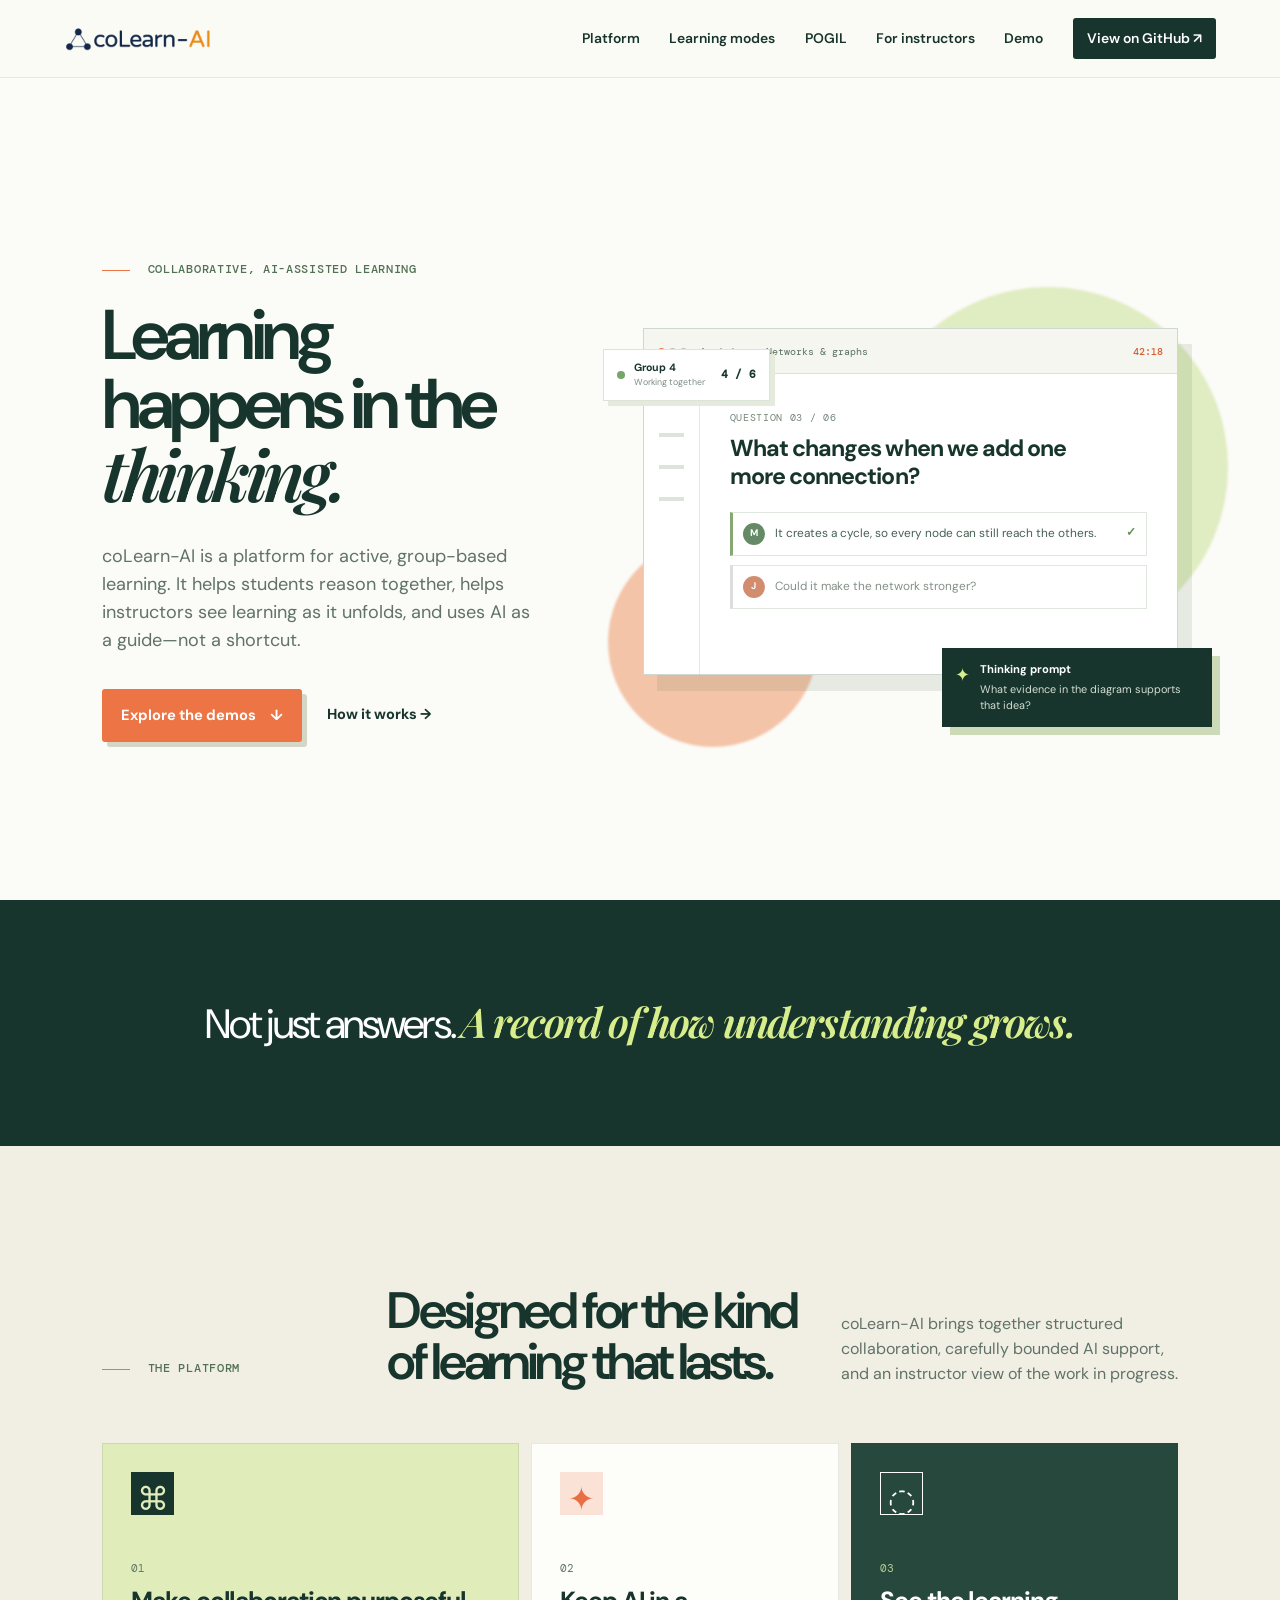
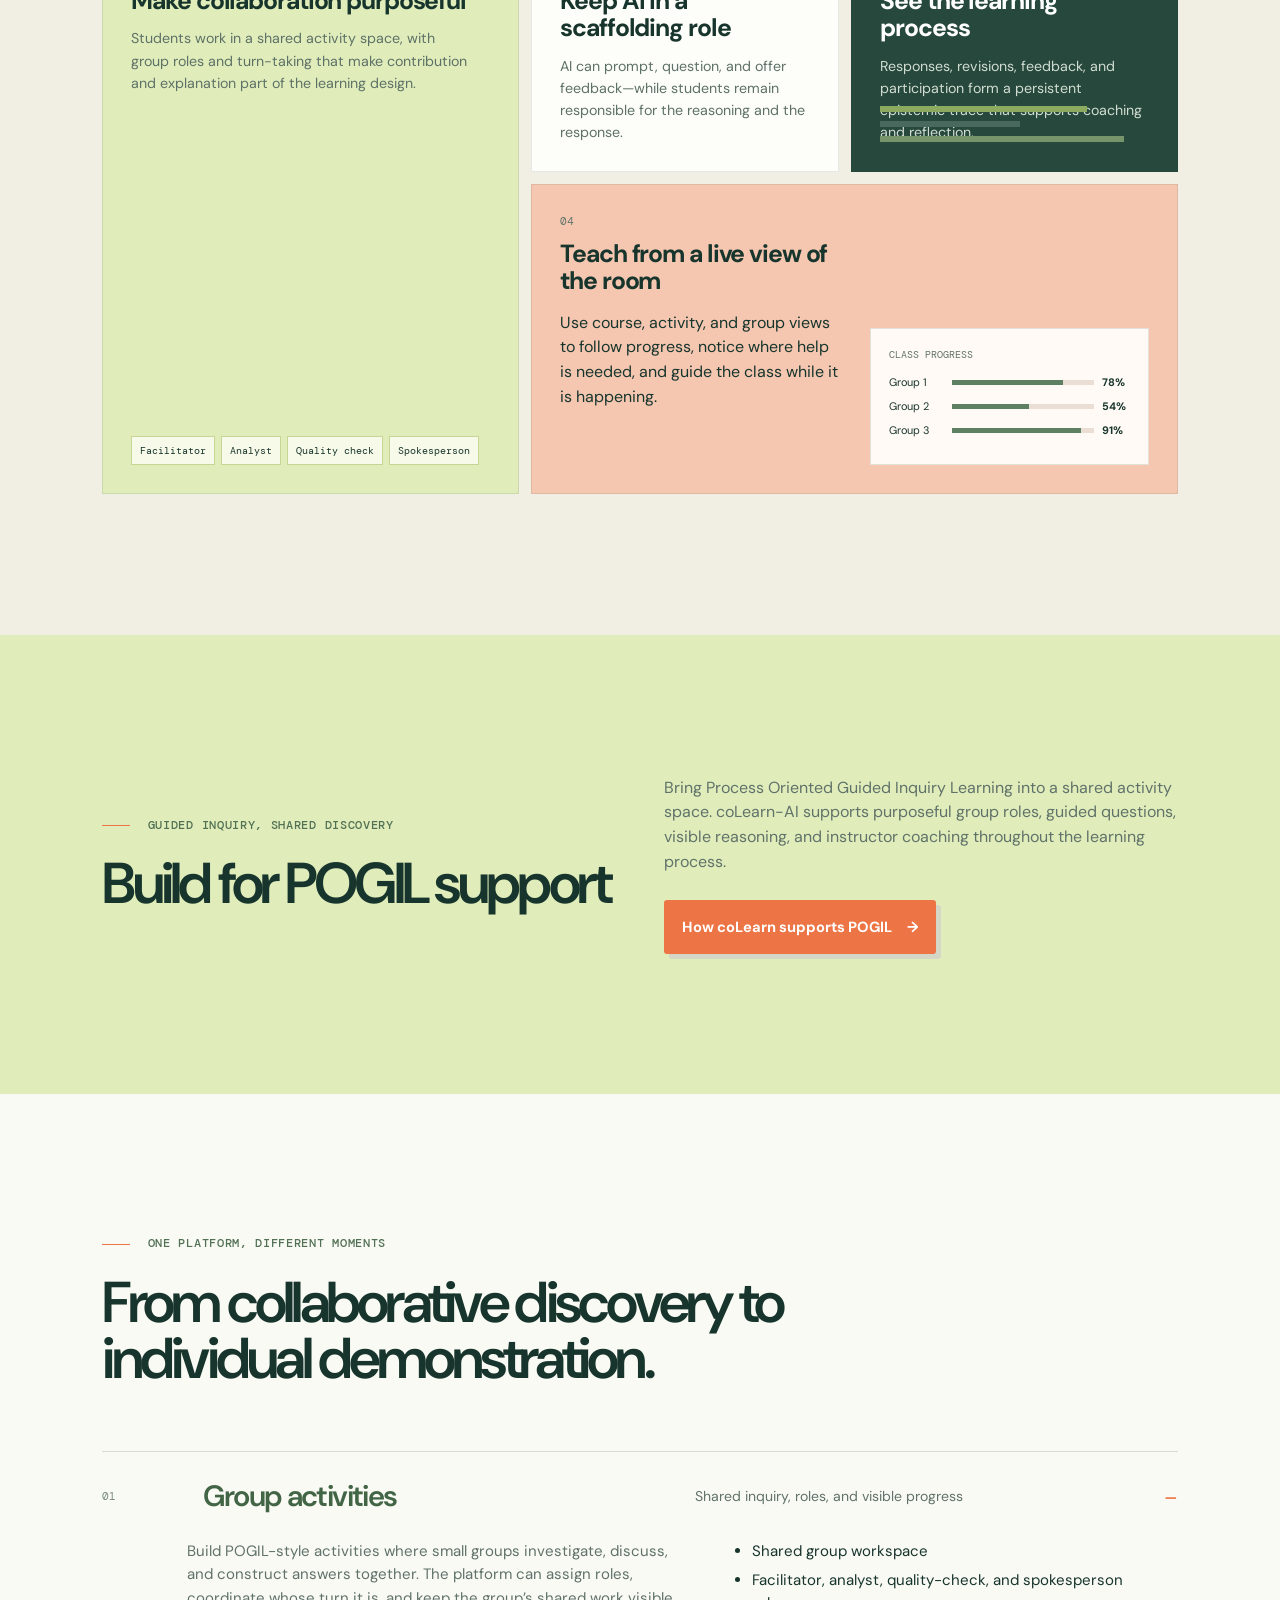
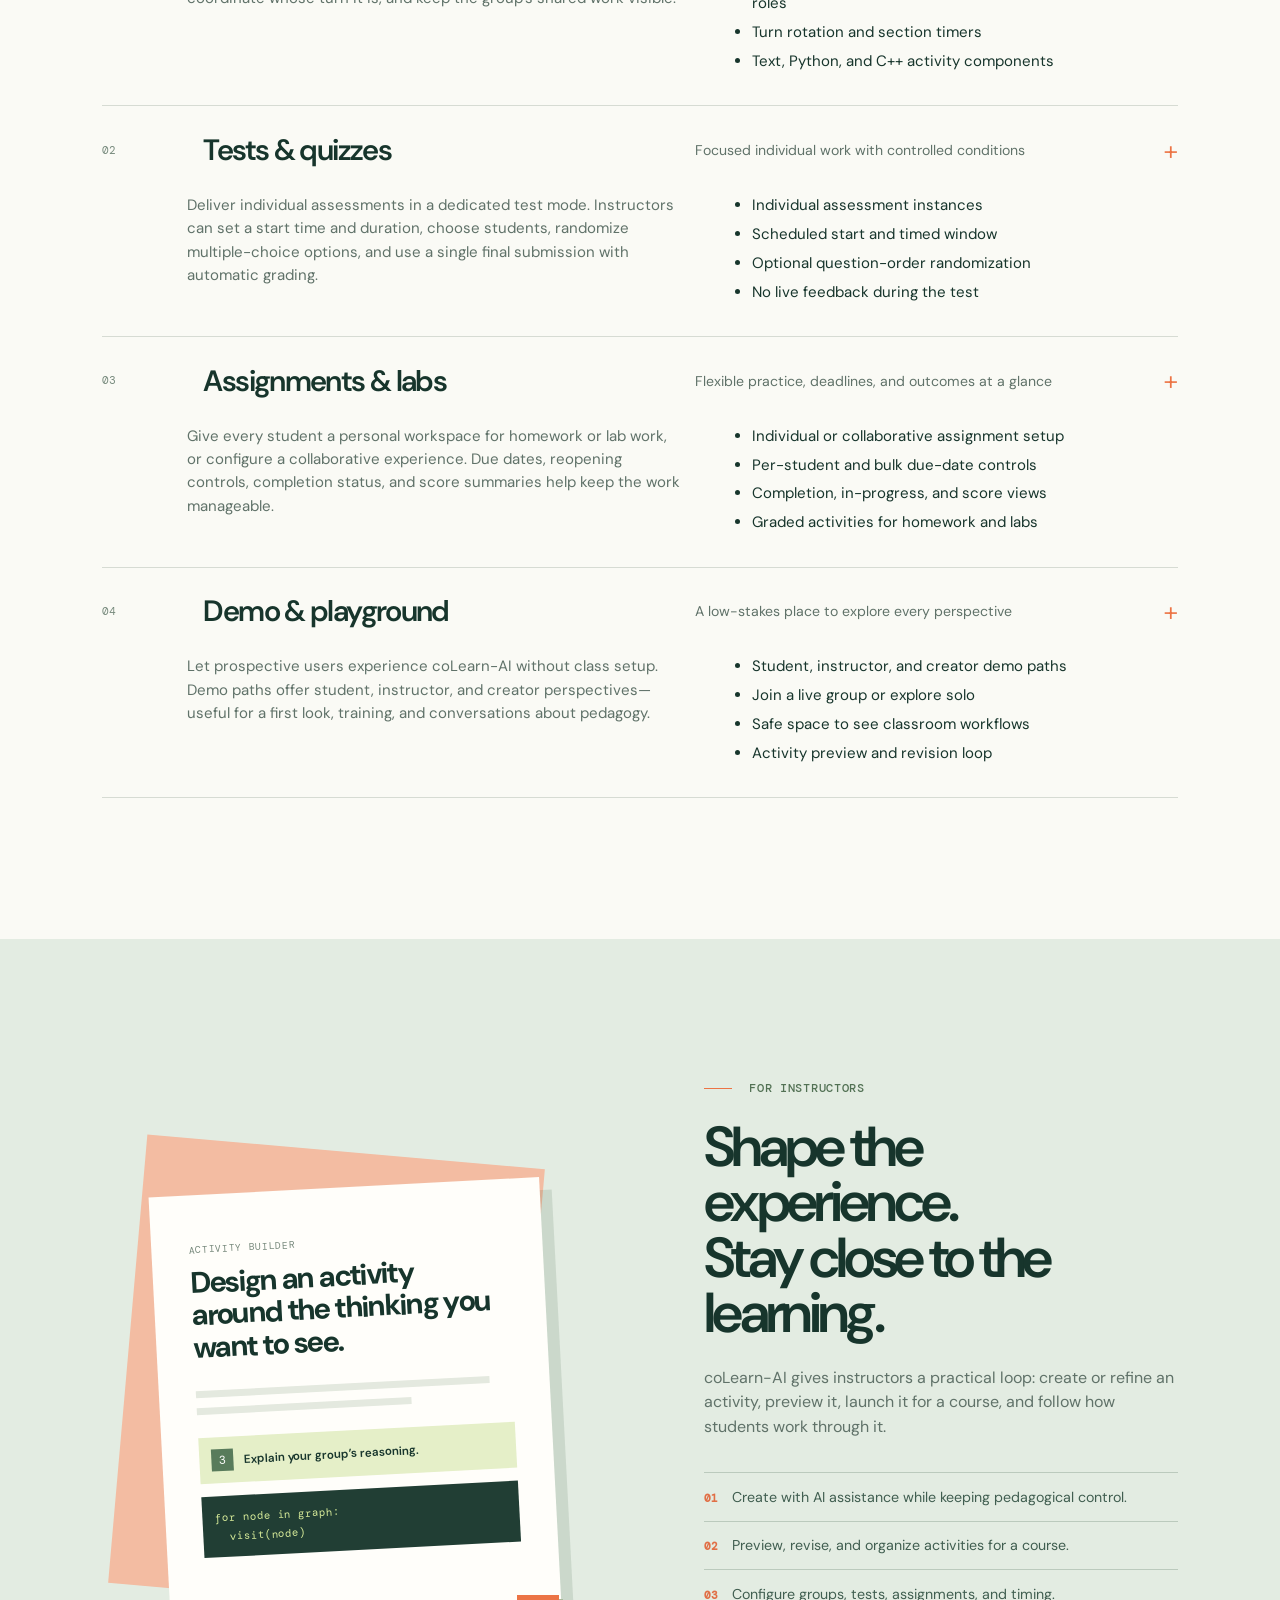
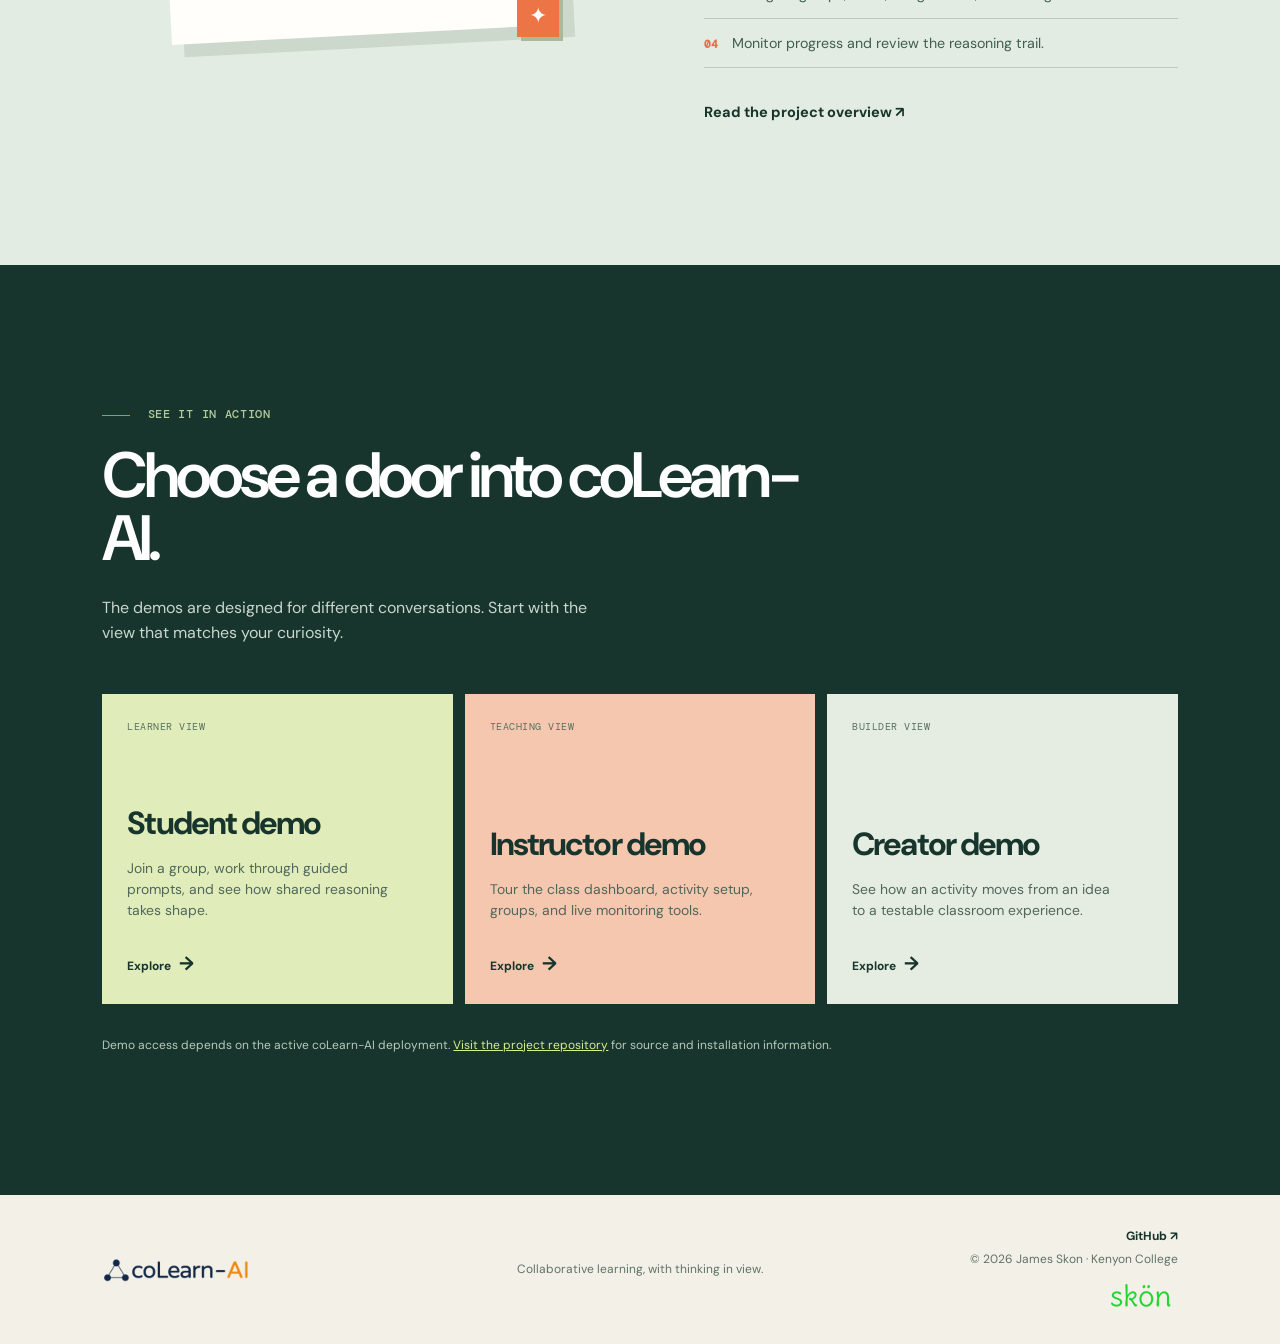
<file: index.html>
<!doctype html>
<html lang="en">
  <head>
    <meta charset="UTF-8" />
    <meta name="viewport" content="width=device-width, initial-scale=1.0" />
    <meta name="description" content="coLearn-AI is a collaborative, AI-assisted learning platform for visible thinking, group work, and meaningful assessment." />
    <title>coLearn-AI | Learning, made visible</title>
    <link rel="preconnect" href="https://fonts.googleapis.com" />
    <link rel="preconnect" href="https://fonts.gstatic.com" crossorigin />
    <link href="https://fonts.googleapis.com/css2?family=DM+Mono:wght@400;500&family=DM+Sans:opsz,wght@9..40,400;9..40,500;9..40,600;9..40,700&family=Playfair+Display:ital,wght@0,600;0,700;1,600&display=swap" rel="stylesheet" />
    <link rel="stylesheet" href="styles.css" />
    <link rel="stylesheet" href="logos.css" />
  </head>
  <body>
    <a class="skip-link" href="#main">Skip to content</a>
    <header class="site-header">
      <a class="brand" href="#top" aria-label="coLearn-AI home"><img class="colearn-logo" src="assets/colearn-logo.png" alt="coLearn-AI" /></a>
      <button class="menu-button" aria-expanded="false" aria-controls="main-nav">Menu</button>
      <nav id="main-nav" class="main-nav" aria-label="Main navigation">
        <a href="#platform">Platform</a>
        <a href="#learning-modes">Learning modes</a>
        <a href="pogil.html">POGIL</a>
        <a href="#for-instructors">For instructors</a>
        <a href="#demo">Demo</a>
        <a class="nav-cta" href="https://github.com/jimskon/coLearn-AI" target="_blank" rel="noreferrer">View on GitHub <span aria-hidden="true">↗</span></a>
      </nav>
    </header>

    <main id="main">
      <section id="top" class="hero">
        <div class="hero-copy">
          <p class="eyebrow"><span></span> Collaborative, AI-assisted learning</p>
          <h1>Learning happens in the <em>thinking.</em></h1>
          <p class="hero-text">coLearn-AI is a platform for active, group-based learning. It helps students reason together, helps instructors see learning as it unfolds, and uses AI as a guide—not a shortcut.</p>
          <div class="hero-actions">
            <a class="button button-primary" href="#demo">Explore the demos <span aria-hidden="true">↓</span></a>
            <a class="text-link" href="#platform">How it works <span aria-hidden="true">→</span></a>
          </div>
        </div>
        <div class="hero-visual" aria-label="Illustration of a coLearn activity in progress">
          <div class="orb orb-one"></div><div class="orb orb-two"></div>
          <div class="activity-window">
            <div class="window-top"><div class="dots"><i></i><i></i><i></i></div><span>Activity · Networks &amp; graphs</span><b>42:18</b></div>
            <div class="window-body">
              <div class="activity-side"><span class="active-line"></span><span></span><span></span><span></span></div>
              <div class="question-area">
                <p class="micro-label">QUESTION 03 / 06</p>
                <h2>What changes when we add one more connection?</h2>
                <div class="response-card"><div class="avatar a1">M</div><p>It creates a cycle, so every node can still reach the others.</p><span class="check">✓</span></div>
                <div class="response-card fading"><div class="avatar a2">J</div><p>Could it make the network stronger?</p></div>
              </div>
            </div>
            <div class="ai-nudge"><span>✦</span><div><b>Thinking prompt</b><p>What evidence in the diagram supports that idea?</p></div></div>
          </div>
          <div class="floating-progress"><span class="pulse"></span><div><b>Group 4</b><small>Working together</small></div><strong>4 / 6</strong></div>
        </div>
      </section>

      <section class="statement"><p>Not just answers. <em>A record of how understanding grows.</em></p></section>

      <section id="platform" class="platform section">
        <div class="section-intro"><p class="eyebrow"><span></span> The platform</p><h2>Designed for the kind of learning that lasts.</h2><p>coLearn-AI brings together structured collaboration, carefully bounded AI support, and an instructor view of the work in progress.</p></div>
        <div class="feature-grid">
          <article class="feature-card feature-large"><div class="feature-icon icon-collab">⌘</div><p class="card-number">01</p><h3>Make collaboration purposeful</h3><p>Students work in a shared activity space, with group roles and turn-taking that make contribution and explanation part of the learning design.</p><div class="role-row"><span>Facilitator</span><span>Analyst</span><span>Quality check</span><span>Spokesperson</span></div></article>
          <article class="feature-card"><div class="feature-icon icon-ai">✦</div><p class="card-number">02</p><h3>Keep AI in a scaffolding role</h3><p>AI can prompt, question, and offer feedback—while students remain responsible for the reasoning and the response.</p></article>
          <article class="feature-card feature-dark"><div class="feature-icon">◌</div><p class="card-number">03</p><h3>See the learning process</h3><p>Responses, revisions, feedback, and participation form a persistent epistemic trace that supports coaching and reflection.</p><div class="trace-lines"><span></span><span></span><span></span></div></article>
          <article class="feature-card feature-wide"><div><p class="card-number">04</p><h3>Teach from a live view of the room</h3><p>Use course, activity, and group views to follow progress, notice where help is needed, and guide the class while it is happening.</p></div><div class="mini-dashboard"><p>CLASS PROGRESS</p><div><span>Group 1</span><i style="--fill:78%"></i><b>78%</b></div><div><span>Group 2</span><i style="--fill:54%"></i><b>54%</b></div><div><span>Group 3</span><i style="--fill:91%"></i><b>91%</b></div></div></article>
        </div>
      </section>

      <section id="pogil" class="pogil-callout section">
        <div><p class="eyebrow"><span></span> Guided inquiry, shared discovery</p><h2>Build for POGIL support</h2></div>
        <div><p>Bring Process Oriented Guided Inquiry Learning into a shared activity space. coLearn-AI supports purposeful group roles, guided questions, visible reasoning, and instructor coaching throughout the learning process.</p><a class="button button-primary" href="pogil.html">How coLearn supports POGIL <span aria-hidden="true">→</span></a></div>
      </section>

      <section id="learning-modes" class="modes section">
        <div class="modes-heading"><p class="eyebrow"><span></span> One platform, different moments</p><h2>From collaborative discovery to individual demonstration.</h2></div>
        <div class="mode-list">
          <article class="mode open"><button class="mode-trigger" aria-expanded="true"><span class="mode-index">01</span><span class="mode-title">Group activities</span><span class="mode-summary">Shared inquiry, roles, and visible progress</span><span class="mode-plus">−</span></button><div class="mode-detail"><p>Build POGIL-style activities where small groups investigate, discuss, and construct answers together. The platform can assign roles, coordinate whose turn it is, and keep the group’s shared work visible.</p><ul><li>Shared group workspace</li><li>Facilitator, analyst, quality-check, and spokesperson roles</li><li>Turn rotation and section timers</li><li>Text, Python, and C++ activity components</li></ul></div></article>
          <article class="mode"><button class="mode-trigger" aria-expanded="false"><span class="mode-index">02</span><span class="mode-title">Tests &amp; quizzes</span><span class="mode-summary">Focused individual work with controlled conditions</span><span class="mode-plus">+</span></button><div class="mode-detail" hidden><p>Deliver individual assessments in a dedicated test mode. Instructors can set a start time and duration, choose students, randomize multiple-choice options, and use a single final submission with automatic grading.</p><ul><li>Individual assessment instances</li><li>Scheduled start and timed window</li><li>Optional question-order randomization</li><li>No live feedback during the test</li></ul></div></article>
          <article class="mode"><button class="mode-trigger" aria-expanded="false"><span class="mode-index">03</span><span class="mode-title">Assignments &amp; labs</span><span class="mode-summary">Flexible practice, deadlines, and outcomes at a glance</span><span class="mode-plus">+</span></button><div class="mode-detail" hidden><p>Give every student a personal workspace for homework or lab work, or configure a collaborative experience. Due dates, reopening controls, completion status, and score summaries help keep the work manageable.</p><ul><li>Individual or collaborative assignment setup</li><li>Per-student and bulk due-date controls</li><li>Completion, in-progress, and score views</li><li>Graded activities for homework and labs</li></ul></div></article>
          <article class="mode"><button class="mode-trigger" aria-expanded="false"><span class="mode-index">04</span><span class="mode-title">Demo &amp; playground</span><span class="mode-summary">A low-stakes place to explore every perspective</span><span class="mode-plus">+</span></button><div class="mode-detail" hidden><p>Let prospective users experience coLearn-AI without class setup. Demo paths offer student, instructor, and creator perspectives—useful for a first look, training, and conversations about pedagogy.</p><ul><li>Student, instructor, and creator demo paths</li><li>Join a live group or explore solo</li><li>Safe space to see classroom workflows</li><li>Activity preview and revision loop</li></ul></div></article>
        </div>
      </section>

      <section id="for-instructors" class="instructors section">
        <div class="instructor-art"><div class="paper paper-back"></div><div class="paper"><p class="micro-label">ACTIVITY BUILDER</p><h3>Design an activity around the thinking you want to see.</h3><div class="paper-line long"></div><div class="paper-line"></div><div class="paper-question"><span>3</span><p>Explain your group’s reasoning.</p></div><div class="paper-code">for node in graph:<br>&nbsp;&nbsp;visit(node)</div></div><div class="cursor">✦</div></div>
        <div class="instructor-copy"><p class="eyebrow"><span></span> For instructors</p><h2>Shape the experience.<br/>Stay close to the learning.</h2><p>coLearn-AI gives instructors a practical loop: create or refine an activity, preview it, launch it for a course, and follow how students work through it.</p><div class="check-list"><p><b>01</b> Create with AI assistance while keeping pedagogical control.</p><p><b>02</b> Preview, revise, and organize activities for a course.</p><p><b>03</b> Configure groups, tests, assignments, and timing.</p><p><b>04</b> Monitor progress and review the reasoning trail.</p></div><a class="text-link" href="https://github.com/jimskon/coLearn-AI#colearn-ai" target="_blank" rel="noreferrer">Read the project overview <span aria-hidden="true">↗</span></a></div>
      </section>

      <section id="demo" class="demo section">
        <p class="eyebrow"><span></span> See it in action</p><h2>Choose a door into coLearn-AI.</h2><p class="demo-lede">The demos are designed for different conversations. Start with the view that matches your curiosity.</p>
        <div class="demo-grid">
          <a class="demo-card demo-student" href="https://colearn-ai.com/demo/aied2026" target="_blank" rel="noreferrer"><span class="demo-tag">LEARNER VIEW</span><h3>Student demo</h3><p>Join a group, work through guided prompts, and see how shared reasoning takes shape.</p><span class="demo-arrow">Explore <b>→</b></span></a>
          <a class="demo-card demo-instructor" href="https://colearn-ai.com/demo/aied2026" target="_blank" rel="noreferrer"><span class="demo-tag">TEACHING VIEW</span><h3>Instructor demo</h3><p>Tour the class dashboard, activity setup, groups, and live monitoring tools.</p><span class="demo-arrow">Explore <b>→</b></span></a>
          <a class="demo-card demo-creator" href="https://colearn-ai.com/demo/aied2026" target="_blank" rel="noreferrer"><span class="demo-tag">BUILDER VIEW</span><h3>Creator demo</h3><p>See how an activity moves from an idea to a testable classroom experience.</p><span class="demo-arrow">Explore <b>→</b></span></a>
        </div>
        <p class="demo-note">Demo access depends on the active coLearn-AI deployment. <a href="https://github.com/jimskon/coLearn-AI" target="_blank" rel="noreferrer">Visit the project repository</a> for source and installation information.</p>
      </section>
    </main>

    <footer><a class="brand" href="#top" aria-label="coLearn-AI home"><img class="colearn-logo" src="assets/colearn-logo.png" alt="coLearn-AI" /></a><p>Collaborative learning, with thinking in view.</p><div class="footer-meta"><a href="https://github.com/jimskon/coLearn-AI" target="_blank" rel="noreferrer">GitHub ↗</a><span>© <span id="year"></span> James Skon · Kenyon College</span><img class="skon-logo" src="assets/skon-logo.png" alt="SKON" /></div></footer>
    <script src="script.js"></script>
  </body>
</html>
</file>
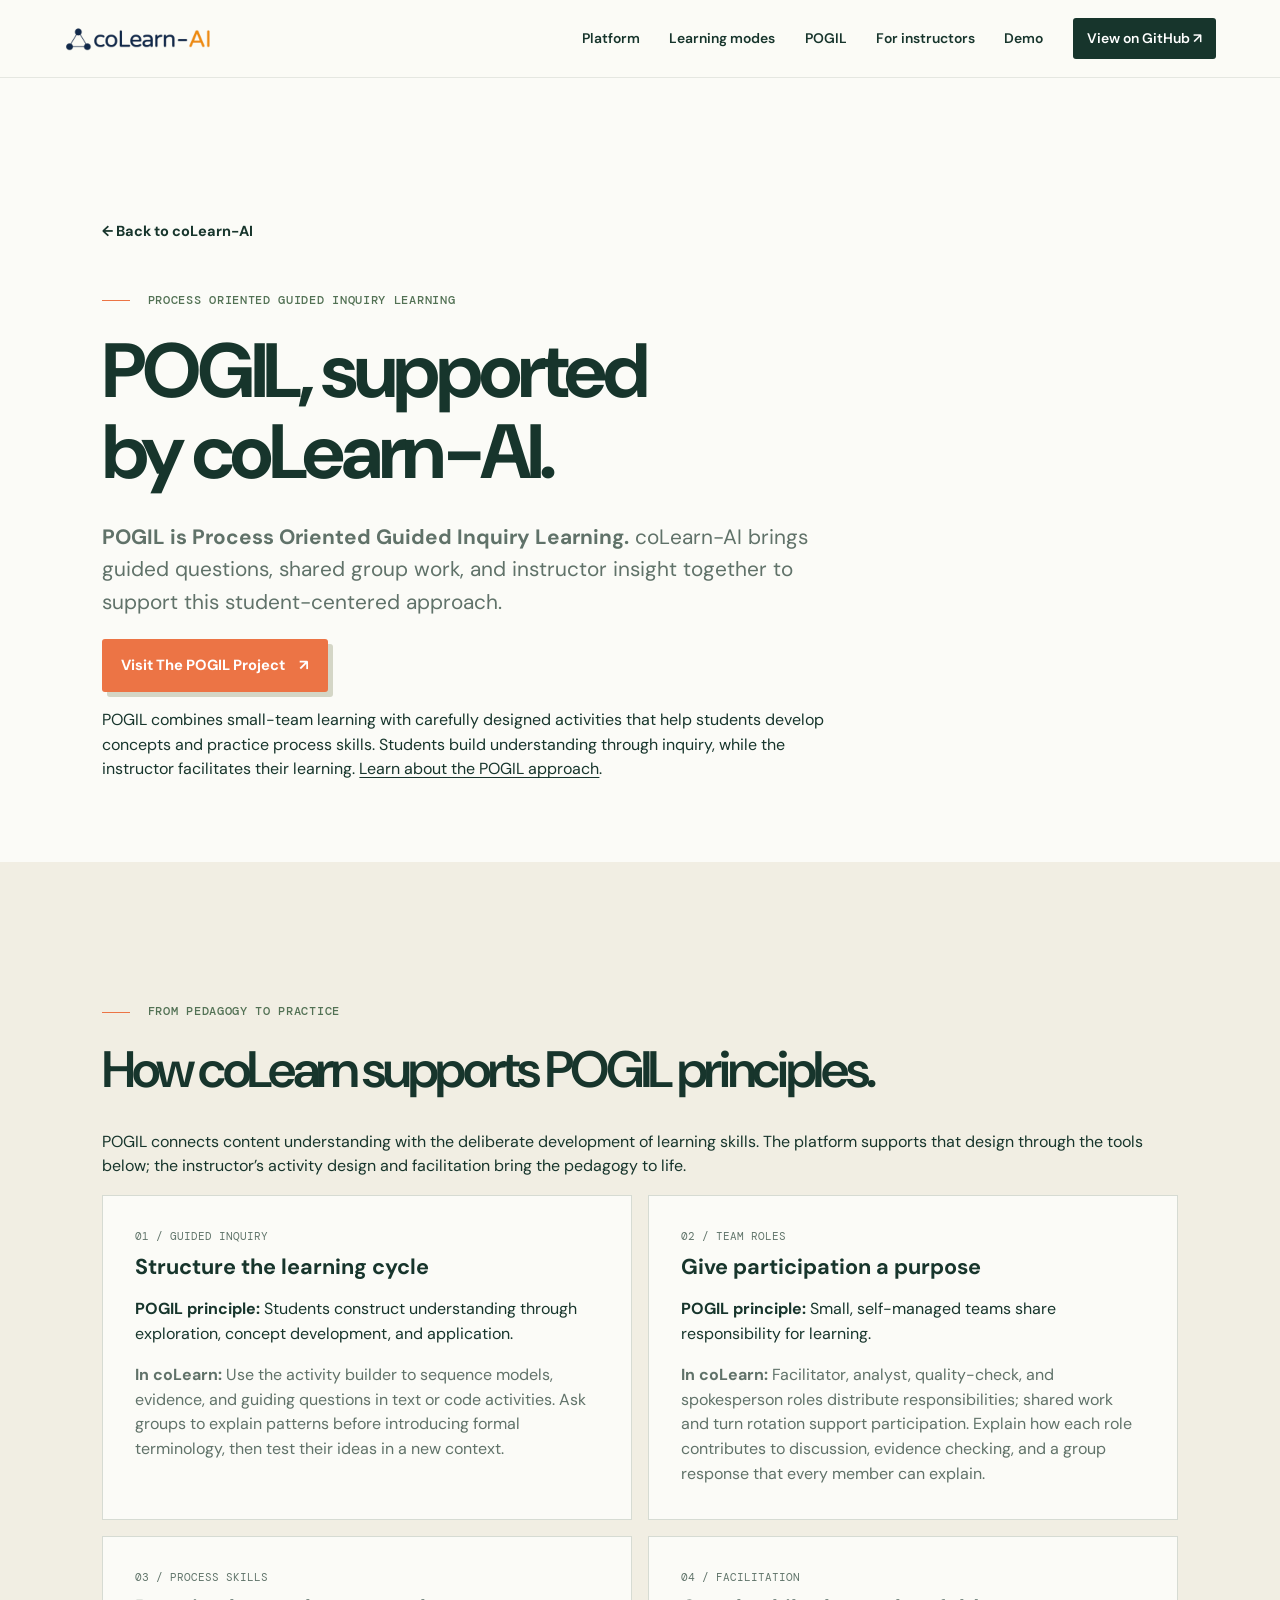
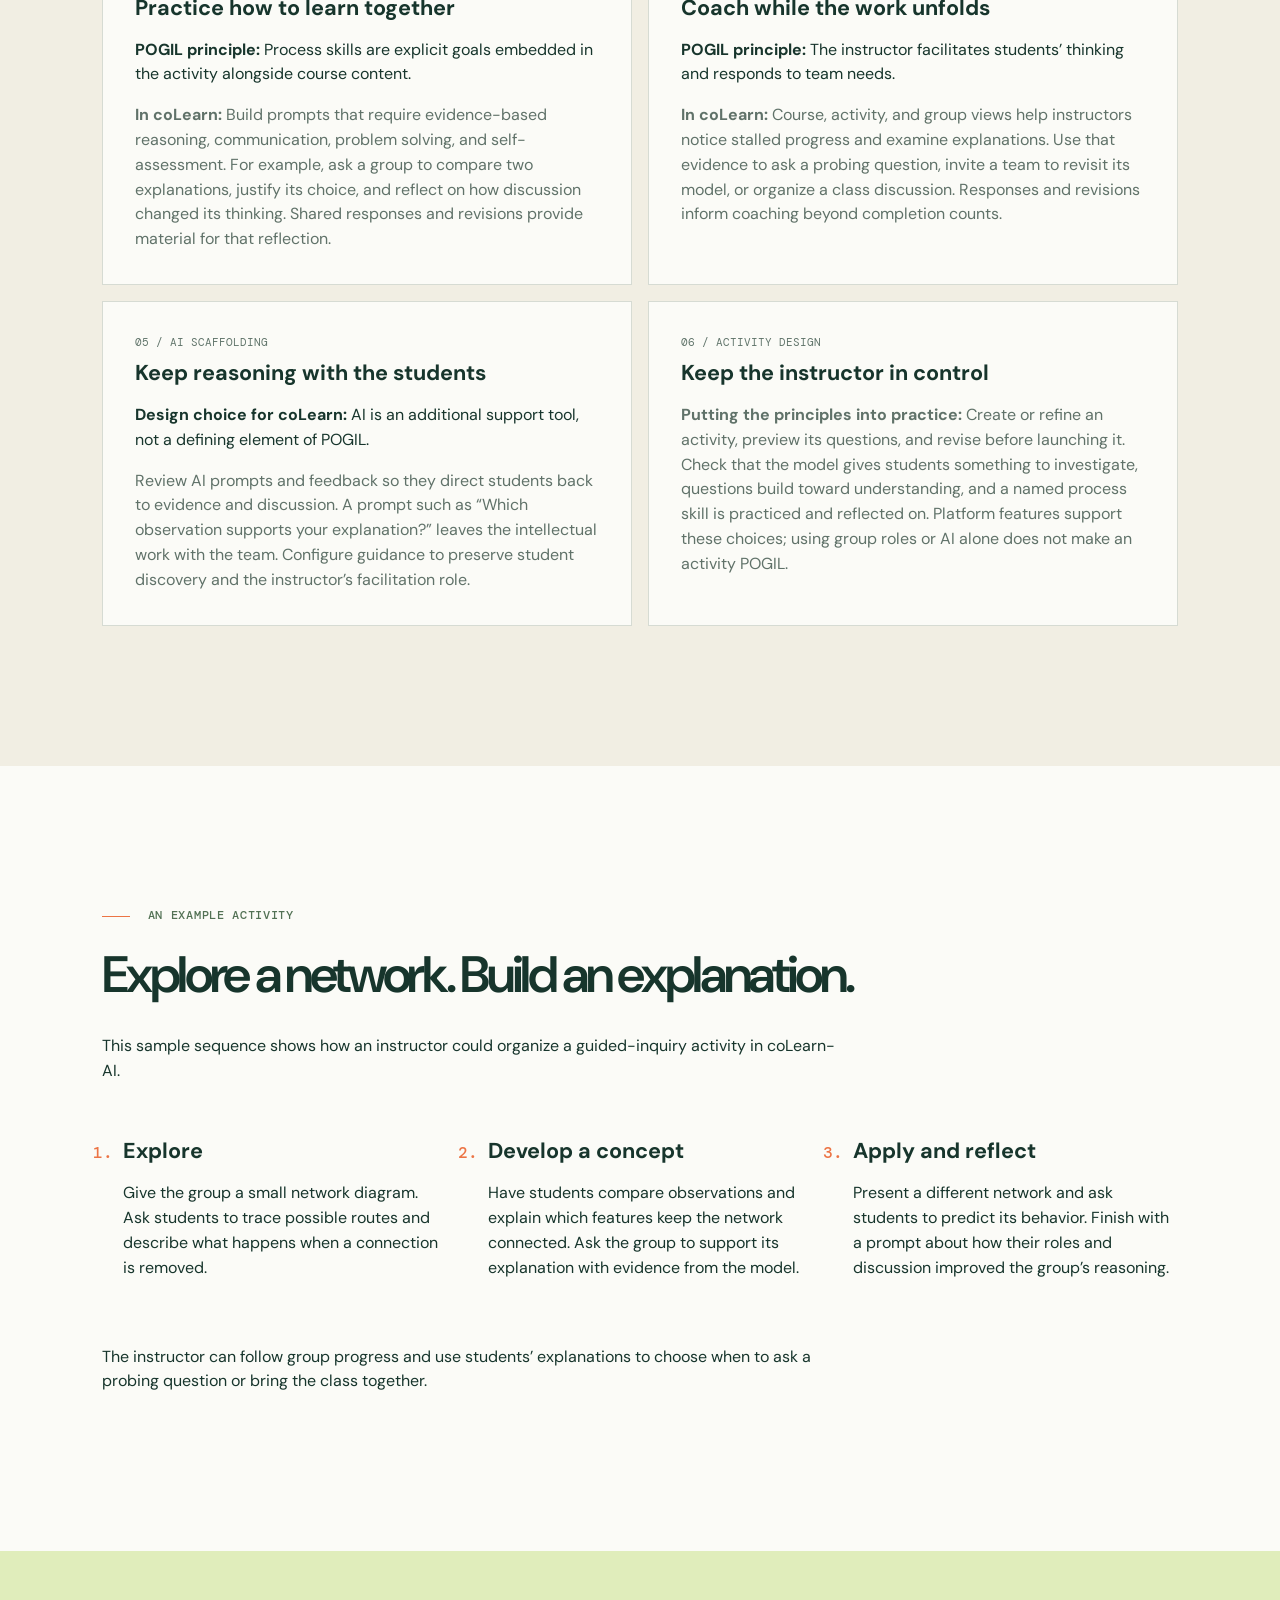
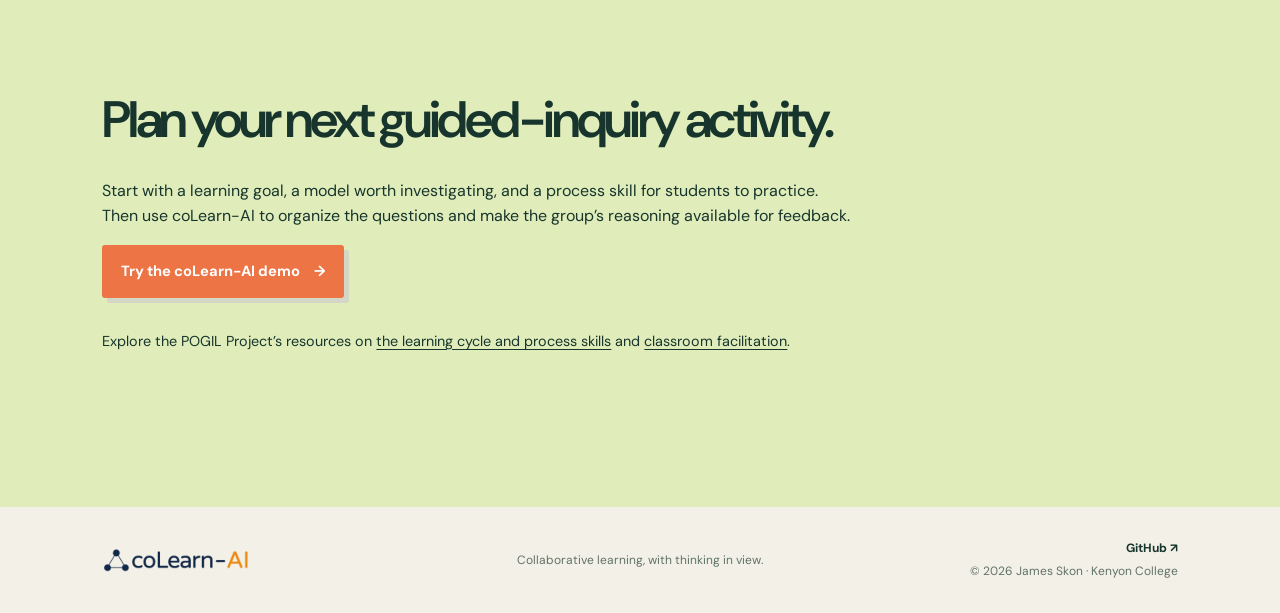
<file: pogil.html>
<!doctype html>
<html lang="en">
  <head>
    <meta charset="UTF-8" />
    <meta name="viewport" content="width=device-width, initial-scale=1.0" />
    <meta name="description" content="Explore how coLearn-AI supports POGIL activities through guided inquiry, group roles, process skills, and instructor facilitation." />
    <title>POGIL support | coLearn-AI</title>
    <link rel="preconnect" href="https://fonts.googleapis.com" />
    <link rel="preconnect" href="https://fonts.gstatic.com" crossorigin />
    <link href="https://fonts.googleapis.com/css2?family=DM+Mono:wght@400;500&family=DM+Sans:opsz,wght@9..40,400;9..40,500;9..40,600;9..40,700&family=Playfair+Display:ital,wght@0,600;0,700;1,600&display=swap" rel="stylesheet" />
    <link rel="stylesheet" href="styles.css" />
    <link rel="stylesheet" href="logos.css" />
  </head>
  <body>
    <a class="skip-link" href="#main">Skip to content</a>
    <header class="site-header">
      <a class="brand" href="index.html" aria-label="coLearn-AI home"><img class="colearn-logo" src="assets/colearn-logo.png" alt="coLearn-AI" /></a>
      <button class="menu-button" aria-expanded="false" aria-controls="main-nav">Menu</button>
      <nav id="main-nav" class="main-nav" aria-label="Main navigation">
        <a href="index.html#platform">Platform</a>
        <a href="index.html#learning-modes">Learning modes</a>
        <a href="pogil.html" aria-current="page">POGIL</a>
        <a href="index.html#for-instructors">For instructors</a>
        <a href="index.html#demo">Demo</a>
        <a class="nav-cta" href="https://github.com/jimskon/coLearn-AI" target="_blank" rel="noreferrer">View on GitHub <span aria-hidden="true">↗</span></a>
      </nav>
    </header>

    <main id="main" class="pogil-page">
      <section class="section pogil-intro">
        <a class="text-link" href="index.html#pogil">← Back to coLearn-AI</a>
        <p class="eyebrow"><span></span> Process Oriented Guided Inquiry Learning</p>
        <h1>POGIL, supported<br>by coLearn-AI.</h1>
        <p class="pogil-lede"><strong>POGIL is Process Oriented Guided Inquiry Learning.</strong> coLearn-AI brings guided questions, shared group work, and instructor insight together to support this student-centered approach.</p>
        <a class="button button-primary" href="https://pogil.org/">Visit The POGIL Project <span aria-hidden="true">↗</span></a>
        <p>POGIL combines small-team learning with carefully designed activities that help students develop concepts and practice process skills. Students build understanding through inquiry, while the instructor facilitates their learning. <a href="https://www.pogil.org/what-is-pogil">Learn about the POGIL approach</a>.</p>
      </section>
      <section class="section pogil-support" aria-labelledby="support-heading">
        <p class="eyebrow"><span></span> From pedagogy to practice</p>
        <h2 id="support-heading">How coLearn supports POGIL principles.</h2>
        <p>POGIL connects content understanding with the deliberate development of learning skills. The platform supports that design through the tools below; the instructor’s activity design and facilitation bring the pedagogy to life.</p>
        <div class="pogil-grid">
          <article><p class="card-number">01 / GUIDED INQUIRY</p><h3>Structure the learning cycle</h3><p><strong>POGIL principle:</strong> Students construct understanding through exploration, concept development, and application.</p><p><strong>In coLearn:</strong> Use the activity builder to sequence models, evidence, and guiding questions in text or code activities. Ask groups to explain patterns before introducing formal terminology, then test their ideas in a new context.</p></article>
          <article><p class="card-number">02 / TEAM ROLES</p><h3>Give participation a purpose</h3><p><strong>POGIL principle:</strong> Small, self-managed teams share responsibility for learning.</p><p><strong>In coLearn:</strong> Facilitator, analyst, quality-check, and spokesperson roles distribute responsibilities; shared work and turn rotation support participation. Explain how each role contributes to discussion, evidence checking, and a group response that every member can explain.</p></article>
          <article><p class="card-number">03 / PROCESS SKILLS</p><h3>Practice how to learn together</h3><p><strong>POGIL principle:</strong> Process skills are explicit goals embedded in the activity alongside course content.</p><p><strong>In coLearn:</strong> Build prompts that require evidence-based reasoning, communication, problem solving, and self-assessment. For example, ask a group to compare two explanations, justify its choice, and reflect on how discussion changed its thinking. Shared responses and revisions provide material for that reflection.</p></article>
          <article><p class="card-number">04 / FACILITATION</p><h3>Coach while the work unfolds</h3><p><strong>POGIL principle:</strong> The instructor facilitates students’ thinking and responds to team needs.</p><p><strong>In coLearn:</strong> Course, activity, and group views help instructors notice stalled progress and examine explanations. Use that evidence to ask a probing question, invite a team to revisit its model, or organize a class discussion. Responses and revisions inform coaching beyond completion counts.</p></article>
          <article><p class="card-number">05 / AI SCAFFOLDING</p><h3>Keep reasoning with the students</h3><p><strong>Design choice for coLearn:</strong> AI is an additional support tool, not a defining element of POGIL.</p><p>Review AI prompts and feedback so they direct students back to evidence and discussion. A prompt such as “Which observation supports your explanation?” leaves the intellectual work with the team. Configure guidance to preserve student discovery and the instructor’s facilitation role.</p></article>
          <article><p class="card-number">06 / ACTIVITY DESIGN</p><h3>Keep the instructor in control</h3><p><strong>Putting the principles into practice:</strong> Create or refine an activity, preview its questions, and revise before launching it. Check that the model gives students something to investigate, questions build toward understanding, and a named process skill is practiced and reflected on. Platform features support these choices; using group roles or AI alone does not make an activity POGIL.</p></article>
        </div>
      </section>
      <section class="section pogil-example" aria-labelledby="example-heading">
        <p class="eyebrow"><span></span> An example activity</p>
        <h2 id="example-heading">Explore a network. Build an explanation.</h2>
        <p>This sample sequence shows how an instructor could organize a guided-inquiry activity in coLearn-AI.</p>
        <ol class="pogil-steps">
          <li><h3>Explore</h3><p>Give the group a small network diagram. Ask students to trace possible routes and describe what happens when a connection is removed.</p></li>
          <li><h3>Develop a concept</h3><p>Have students compare observations and explain which features keep the network connected. Ask the group to support its explanation with evidence from the model.</p></li>
          <li><h3>Apply and reflect</h3><p>Present a different network and ask students to predict its behavior. Finish with a prompt about how their roles and discussion improved the group’s reasoning.</p></li>
        </ol>
        <p>The instructor can follow group progress and use students’ explanations to choose when to ask a probing question or bring the class together.</p>
      </section>
      <section class="section pogil-next" aria-labelledby="next-heading">
        <h2 id="next-heading">Plan your next guided-inquiry activity.</h2>
        <p>Start with a learning goal, a model worth investigating, and a process skill for students to practice. Then use coLearn-AI to organize the questions and make the group’s reasoning available for feedback.</p>
        <a class="button button-primary" href="https://colearn-ai.com/demo/aied2026">Try the coLearn-AI demo <span aria-hidden="true">→</span></a>
        <p class="pogil-resources">Explore the POGIL Project’s resources on <a href="https://pogil.org/additional-resources">the learning cycle and process skills</a> and <a href="https://www.pogil.org/implementing-pogil">classroom facilitation</a>.</p>
      </section>
    </main>
    <footer><a class="brand" href="index.html"><img class="colearn-logo" src="assets/colearn-logo.png" alt="coLearn-AI" /></a><p>Collaborative learning, with thinking in view.</p><div><a href="https://github.com/jimskon/coLearn-AI" target="_blank" rel="noreferrer">GitHub ↗</a><span>© <span id="year"></span> James Skon · Kenyon College</span></div></footer>
    <script src="script.js"></script>
  </body>
</html>
</file>
<file: styles.css>
:root{--ink:#17352c;--muted:#607269;--paper:#fbfbf7;--cream:#f1eee3;--lime:#d8ed8b;--orange:#ec7445;--line:#d6dbd3;--mono:'DM Mono',monospace;--sans:'DM Sans',sans-serif;--serif:'Playfair Display',serif}*{box-sizing:border-box}html{scroll-behavior:smooth}body{margin:0;background:var(--paper);color:var(--ink);font-family:var(--sans);font-size:16px;line-height:1.55}.skip-link{position:absolute;left:-999px}.skip-link:focus{left:1rem;top:1rem;z-index:99;background:#fff;padding:.5rem 1rem}.site-header{height:78px;padding:0 clamp(1.25rem,5vw,6rem);display:flex;align-items:center;justify-content:space-between;border-bottom:1px solid #e5e7e1;position:relative;background:rgba(251,251,247,.94);z-index:4}.brand{display:inline-flex;align-items:center;gap:.37rem;color:var(--ink);font-size:1.25rem;font-weight:700;letter-spacing:-.06em;text-decoration:none}.brand-mark{font-family:var(--serif);font-size:1.65rem;font-style:italic;letter-spacing:-.2em;margin-right:.25rem;color:#527154}.accent{color:var(--orange)}.main-nav{display:flex;align-items:center;gap:clamp(1rem,2.3vw,2.2rem)}.main-nav a{color:var(--ink);font-size:.87rem;font-weight:600;text-decoration:none}.main-nav a:not(.nav-cta):hover,.text-link:hover,footer a:hover{color:var(--orange)}.nav-cta{padding:.58rem .88rem;background:var(--ink);color:#fff!important;border-radius:3px}.menu-button{display:none}.section{padding:clamp(5rem,11vw,10rem) clamp(1.25rem,8vw,10rem)}.hero{min-height:calc(100vh - 78px);padding:clamp(4rem,9vw,8.5rem) clamp(1.25rem,8vw,10rem) clamp(4rem,7vw,7rem);display:grid;grid-template-columns:minmax(300px,.9fr) minmax(440px,1.1fr);gap:clamp(3rem,8vw,10rem);align-items:center;overflow:hidden}.eyebrow{font-family:var(--mono);font-size:.72rem;font-weight:500;letter-spacing:.06em;text-transform:uppercase;color:#527154;margin:0 0 1.35rem}.eyebrow span{display:inline-block;width:28px;height:1px;background:var(--orange);vertical-align:middle;margin-right:.6rem}.hero h1,.section h2{font-size:clamp(3.15rem,5.5vw,6rem);font-weight:600;line-height:.98;letter-spacing:-.065em;margin:0;max-width:700px}.hero h1 em,.statement em{font-family:var(--serif);font-weight:600}.hero-text{max-width:560px;font-size:1.13rem;color:var(--muted);margin:1.8rem 0 2.2rem}.hero-actions{display:flex;align-items:center;gap:1.6rem}.button{display:inline-flex;gap:.9rem;align-items:center;text-decoration:none;font-size:.92rem;font-weight:700;padding:.95rem 1.15rem;border-radius:3px}.button-primary{background:var(--orange);color:#fff;box-shadow:5px 5px 0 #d4d6c6}.text-link{font-weight:700;color:var(--ink);text-decoration:none;font-size:.91rem}.hero-visual{min-height:440px;position:relative;display:flex;align-items:center;justify-content:center}.orb{position:absolute;border-radius:50%;filter:blur(1px)}.orb-one{width:360px;height:360px;background:#e0ecc1;right:-50px;top:5px}.orb-two{width:210px;height:210px;background:#f4c4a9;left:-35px;bottom:-25px}.activity-window{width:min(100%,585px);position:relative;background:#fff;border:1px solid #ced8d1;box-shadow:14px 16px 0 rgba(92,116,90,.13);z-index:1}.window-top{height:45px;background:#f5f6ef;border-bottom:1px solid #dce2da;display:flex;align-items:center;padding:0 14px;gap:13px;color:#577064;font-family:var(--mono);font-size:.62rem}.dots{display:flex;gap:4px}.dots i{width:7px;height:7px;border-radius:50%;background:#b6c2b8}.dots i:nth-child(1){background:var(--orange)}.window-top b{margin-left:auto;color:#d85b31;font-weight:500}.window-body{display:flex;min-height:300px}.activity-side{width:56px;padding:27px 15px;border-right:1px solid #e5eae3;display:grid;grid-auto-rows:15px;gap:17px}.activity-side span{height:4px;background:#dce5dc}.activity-side .active-line{background:#eb7951}.question-area{padding:26px 30px;flex:1}.micro-label{font-family:var(--mono);font-size:.61rem;letter-spacing:.07em;color:#75877a;margin:0 0:10px}.question-area h2{font-size:1.45rem;line-height:1.2;letter-spacing:-.04em;margin:0 0 21px;max-width:390px}.response-card{display:flex;gap:10px;align-items:flex-start;border:1px solid #e0e7df;border-left:3px solid #88a873;padding:10px;margin-top:9px;font-size:.74rem;color:#466154}.response-card p{margin:1px 0}.response-card.fading{border-left-color:#ddd;color:#839187}.avatar{width:22px;height:22px;border-radius:50%;color:#fff;display:grid;place-items:center;flex:0 0 auto;font-size:.6rem;font-weight:700}.a1{background:#648b65}.a2{background:#d28d6f}.check{margin-left:auto;color:#5d9353;font-weight:bold}.ai-nudge{position:absolute;display:flex;gap:10px;width:270px;right:-35px;bottom:-53px;padding:13px;background:var(--ink);color:white;box-shadow:8px 8px 0 #cddab7;font-size:.68rem}.ai-nudge>span{color:var(--lime);font-size:1.15rem}.ai-nudge b{font-size:.7rem}.ai-nudge p{margin:2px 0 0;color:#d4ded3}.floating-progress{position:absolute;z-index:2;left:-40px;top:67px;display:flex;align-items:center;gap:9px;background:#fff;padding:10px 13px;border:1px solid #dce3d8;box-shadow:5px 5px 0 #e5ebdc;font-size:.66rem}.floating-progress small{display:block;color:#7d8e82}.floating-progress strong{font-family:var(--mono);margin-left:7px;font-size:.69rem}.pulse{width:8px;height:8px;border-radius:50%;background:#75a568}.statement{padding:clamp(3.5rem,7vw,6rem) 1.25rem;background:var(--ink);color:#fff;text-align:center}.statement p{font-size:clamp(1.65rem,3.2vw,3rem);letter-spacing:-.045em;margin:0}.statement em{color:var(--lime)}.platform{background:var(--cream)}.section-intro{display:grid;grid-template-columns:.75fr 1.25fr 1fr;gap:2rem;align-items:end;margin-bottom:3.5rem}.section-intro .eyebrow{margin-bottom:.55rem}.section-intro h2{font-size:clamp(2.4rem,4vw,4.25rem)}.section-intro>p:last-child{font-size:1rem;color:var(--muted);max-width:370px;margin:0}.feature-grid{display:grid;grid-template-columns:1.15fr .85fr .9fr;gap:12px}.feature-card{min-height:315px;padding:28px;background:#fdfdf9;border:1px solid rgba(23,53,44,.1);position:relative}.feature-large{grid-row:span 2;min-height:640px;background:#e0edbb}.feature-dark{background:#27483d;color:white}.feature-wide{grid-column:span 2;min-height:310px;display:grid;grid-template-columns:1fr 1fr;gap:2rem;background:#f5c7b1}.feature-icon{font-family:var(--serif);font-size:2rem;width:43px;height:43px;display:grid;place-items:center;border:1px solid currentColor;margin-bottom:2.8rem}.icon-collab{background:var(--ink);color:#e0edbb;border:0}.icon-ai{color:#e86e45;border:0;background:#fbe2d7}.card-number{font-family:var(--mono);font-size:.67rem;margin:0 0 .65rem;color:#61756b}.feature-dark .card-number{color:#b8cd8f}.feature-card h3{font-size:1.55rem;line-height:1.1;letter-spacing:-.045em;margin:.2rem 0 .85rem}.feature-card>p:not(.card-number){font-size:.89rem;color:#5e7167;max-width:340px;margin:0}.feature-dark>p:not(.card-number){color:#d1ddd3}.role-row{position:absolute;left:28px;right:28px;bottom:28px;display:flex;gap:6px;flex-wrap:wrap}.role-row span{padding:.38rem .5rem;background:#f7fae9;font-size:.61rem;font-family:var(--mono);border:1px solid #c5d695}.trace-lines{position:absolute;left:28px;right:28px;bottom:29px;display:grid;gap:9px}.trace-lines span{height:6px;background:#49685e}.trace-lines span:nth-child(1){width:77%;background:#8ba95f}.trace-lines span:nth-child(2){width:52%}.trace-lines span:nth-child(3){width:91%;background:#76956b}.mini-dashboard{align-self:end;background:#fffaf5;padding:18px;border:1px solid rgba(23,53,44,.13)}.mini-dashboard p{font-family:var(--mono);font-size:.61rem;margin:0 0 12px;color:#607269}.mini-dashboard div{display:grid;grid-template-columns:55px 1fr 28px;gap:8px;align-items:center;font-size:.68rem;margin:7px 0}.mini-dashboard i{height:5px;background:#eaded5;position:relative}.mini-dashboard i:after{content:'';position:absolute;left:0;top:0;bottom:0;width:var(--fill);background:#5d8063}.modes{background:#fafaf5}.modes-heading{max-width:800px;margin-bottom:4rem}.modes-heading h2{font-size:clamp(2.5rem,4.5vw,4.9rem)}.mode-list{border-top:1px solid var(--line)}.mode{border-bottom:1px solid var(--line)}.mode-trigger{width:100%;display:grid;grid-template-columns:85px minmax(210px,1fr) minmax(220px,.9fr) 38px;align-items:center;gap:1rem;padding:1.55rem 0;background:none;border:0;color:var(--ink);font-family:var(--sans);text-align:left;cursor:pointer}.mode-index{font-family:var(--mono);font-size:.71rem;color:#778a7d}.mode-title{font-size:clamp(1.45rem,2.3vw,2.1rem);font-weight:600;letter-spacing:-.055em}.mode-summary{color:var(--muted);font-size:.88rem}.mode-plus{justify-self:end;font-size:1.7rem;font-weight:300;color:var(--orange)}.mode-detail{display:grid;grid-template-columns:1.1fr .9fr;gap:3rem;padding:0 38px 2rem 85px;color:var(--muted);font-size:.94rem}.mode-detail p{margin:0}.mode-detail ul{margin:0;padding-left:1.2rem;color:var(--ink);display:grid;gap:.35rem}.mode.open .mode-trigger{color:#426545}.instructors{display:grid;grid-template-columns:1fr 1fr;gap:clamp(3rem,10vw,13rem);align-items:center;background:#e3ece2}.instructor-copy h2{font-size:clamp(2.7rem,4.4vw,4.8rem)}.instructor-copy>p:not(.eyebrow){color:var(--muted);max-width:520px;margin:1.6rem 0}.check-list{border-top:1px solid #bbcabd;margin:2rem 0}.check-list p{border-bottom:1px solid #bbcabd;margin:0;padding:.8rem 0;color:#405e50;font-size:.89rem}.check-list b{font-family:var(--mono);color:#e16f46;font-size:.68rem;margin-right:.65rem}.instructor-art{height:510px;position:relative}.paper{position:absolute;z-index:2;inset:40px 25px 22px 58px;background:#fffefa;padding:37px;box-shadow:12px 13px 0 rgba(69,105,78,.15);transform:rotate(-3deg)}.paper-back{z-index:1;background:#f3bca2;inset:4px 50px 56px 25px;transform:rotate(5deg);box-shadow:none}.paper h3{font-size:1.85rem;letter-spacing:-.055em;line-height:1.1;margin:.5rem 0 1.7rem;max-width:340px}.paper-line{height:7px;background:#e4e9df;margin:10px 0;width:68%}.paper-line.long{width:93%}.paper-question{margin-top:23px;padding:12px;background:#e5efc8;display:flex;align-items:center;gap:10px}.paper-question span{font-family:var(--mono);font-size:.72rem;width:22px;height:22px;background:#587b5b;color:white;display:grid;place-items:center}.paper-question p{margin:0;font-size:.73rem;font-weight:600}.paper-code{margin-top:13px;padding:12px;background:#213e34;color:#d7eb99;font-family:var(--mono);font-size:.67rem;line-height:1.7}.cursor{position:absolute;z-index:3;right:17px;bottom:20px;width:42px;height:42px;background:var(--orange);color:#fff;display:grid;place-items:center;font-size:1.4rem;box-shadow:4px 4px 0 #a9b99a}.demo{background:var(--ink);color:white}.demo .eyebrow{color:#b4cb9d}.demo h2{max-width:750px;font-size:clamp(2.7rem,5vw,5.5rem)}.demo-lede{color:#c9d6cd;max-width:500px;margin:1.6rem 0 3rem}.demo-grid{display:grid;grid-template-columns:repeat(3,1fr);gap:12px}.demo-card{min-height:310px;padding:25px;display:flex;flex-direction:column;text-decoration:none;color:var(--ink);transition:transform .2s}.demo-card:hover{transform:translateY(-6px)}.demo-student{background:#e0edbb}.demo-instructor{background:#f5c7af}.demo-creator{background:#e5ece2}.demo-tag{font-family:var(--mono);font-size:.62rem;letter-spacing:.05em;color:#577160}.demo-card h3{font-size:2rem;letter-spacing:-.06em;margin:auto 0 .6rem}.demo-card p{font-size:.87rem;line-height:1.5;margin:0;color:#51675c;max-width:270px}.demo-arrow{font-size:.75rem;font-weight:bold;margin-top:1.8rem}.demo-arrow b{font-size:1.2rem;margin-left:.3rem}.demo-note{margin:2rem 0 0;color:#b9c9bc;font-size:.75rem}.demo-note a{color:var(--lime)}footer{padding:2rem clamp(1.25rem,8vw,10rem);display:grid;grid-template-columns:1fr 1fr 1fr;align-items:center;gap:1rem;background:#f2f0e7;color:#617267;font-size:.75rem}footer p{margin:0;text-align:center}footer div{text-align:right;display:flex;flex-direction:column;gap:.25rem}footer a{color:var(--ink);text-decoration:none;font-weight:700}@media(max-width:950px){.hero{grid-template-columns:1fr;min-height:auto}.hero-copy{max-width:700px}.hero-visual{margin-top:1rem}.section-intro{grid-template-columns:1fr 1.3fr}.section-intro>p:last-child{grid-column:2}.feature-grid{grid-template-columns:1fr 1fr}.feature-large{grid-row:span 1;min-height:430px}.feature-dark{min-height:430px}.feature-wide{grid-column:span 2}.instructors{grid-template-columns:1fr;gap:2rem}.instructor-art{max-width:600px;width:100%}.demo-grid{grid-template-columns:1fr}.demo-card{min-height:220px}.demo-card h3{margin-top:2.5rem}.main-nav{gap:1rem}}@media(max-width:650px){.site-header{height:64px}.menu-button{display:block;background:none;border:0;color:var(--ink);font-family:var(--mono);font-size:.7rem;text-transform:uppercase}.main-nav{display:none;position:absolute;top:63px;left:0;right:0;background:var(--paper);padding:1.2rem 1.25rem 1.5rem;border-bottom:1px solid var(--line);flex-direction:column;align-items:flex-start}.main-nav.is-open{display:flex}.hero{padding-top:3.2rem}.hero-visual{min-height:350px;transform:scale(.86);transform-origin:center}.floating-progress{left:-5px}.ai-nudge{right:-10px}.section{padding:4.3rem 1.25rem}.section-intro{display:block}.section-intro h2{margin-bottom:1.3rem}.feature-grid{grid-template-columns:1fr}.feature-large,.feature-dark{min-height:350px}.feature-wide{grid-column:auto;display:block}.mini-dashboard{margin-top:1.8rem}.mode-trigger{grid-template-columns:42px 1fr 25px;gap:.6rem;padding:1.25rem 0}.mode-summary{display:none}.mode-detail{display:block;padding:0 .1rem 1.4rem 42px;font-size:.87rem}.mode-detail ul{margin-top:1rem}.instructor-art{height:370px}.paper{inset:25px 12px 16px 30px;padding:26px}.paper h3{font-size:1.35rem}.paper-back{inset:2px 30px 35px 13px}.demo h2{font-size:2.65rem}footer{grid-template-columns:1fr;gap:.75rem}footer p,footer div{text-align:left}.hero-actions{gap:1rem;flex-wrap:wrap}}

/* POGIL overview and detail page */
.pogil-callout{display:grid;grid-template-columns:1fr 1fr;gap:3rem;align-items:center;background:#e0edbb}.pogil-callout h2{font-size:clamp(2.5rem,4.5vw,4.5rem)}.pogil-callout p:not(.eyebrow){color:var(--muted);margin:0 0 1.6rem}.pogil-page h1{font-size:clamp(2.8rem,6vw,5.5rem);line-height:1.05;letter-spacing:-.055em;margin:0 0 1.8rem}.pogil-intro{max-width:1100px;padding-bottom:4rem}.pogil-intro .eyebrow{margin-top:3rem}.pogil-intro>p:last-child{max-width:750px}.pogil-lede{font-size:1.3rem;color:var(--muted);max-width:750px}.pogil-page p a{color:var(--ink);text-underline-offset:3px}.pogil-page .section h2{font-size:clamp(2.2rem,4vw,3.8rem);max-width:850px;line-height:1.08;margin-bottom:2rem}.pogil-support{background:var(--cream)}.pogil-grid{display:grid;grid-template-columns:repeat(2,minmax(0,1fr));gap:1rem}.pogil-grid article{padding:2rem;background:var(--paper);border:1px solid var(--line)}.pogil-page h3{font-size:1.35rem;line-height:1.2;margin:.5rem 0 1rem}.pogil-grid article>p:last-child{color:var(--muted);margin-bottom:0}.pogil-example>p,.pogil-next>p{max-width:750px}.pogil-steps{display:grid;grid-template-columns:repeat(3,minmax(0,1fr));gap:2.5rem;padding-left:1.3rem;margin:3rem 0}.pogil-steps li::marker{color:var(--orange);font-family:var(--mono);font-weight:500}.pogil-next{background:#e0edbb}.pogil-resources{margin-top:2rem;font-size:.9rem}@media(max-width:700px){.pogil-callout,.pogil-grid,.pogil-steps{grid-template-columns:1fr}.pogil-callout{gap:1.5rem}.pogil-grid article{padding:1.5rem}.pogil-steps{gap:1rem}}
</file>
<file: logos.css>
.colearn-logo {
  display: block;
  width: 154px;
  height: 30px;
  object-fit: contain;
}

.footer-meta {
  align-items: flex-end;
}

.skon-logo {
  display: block;
  width: 79px;
  height: 32px;
  margin-top: .45rem;
  object-fit: contain;
}

@media (max-width: 650px) {
  .footer-meta {
    align-items: flex-start;
  }
}
</file>
